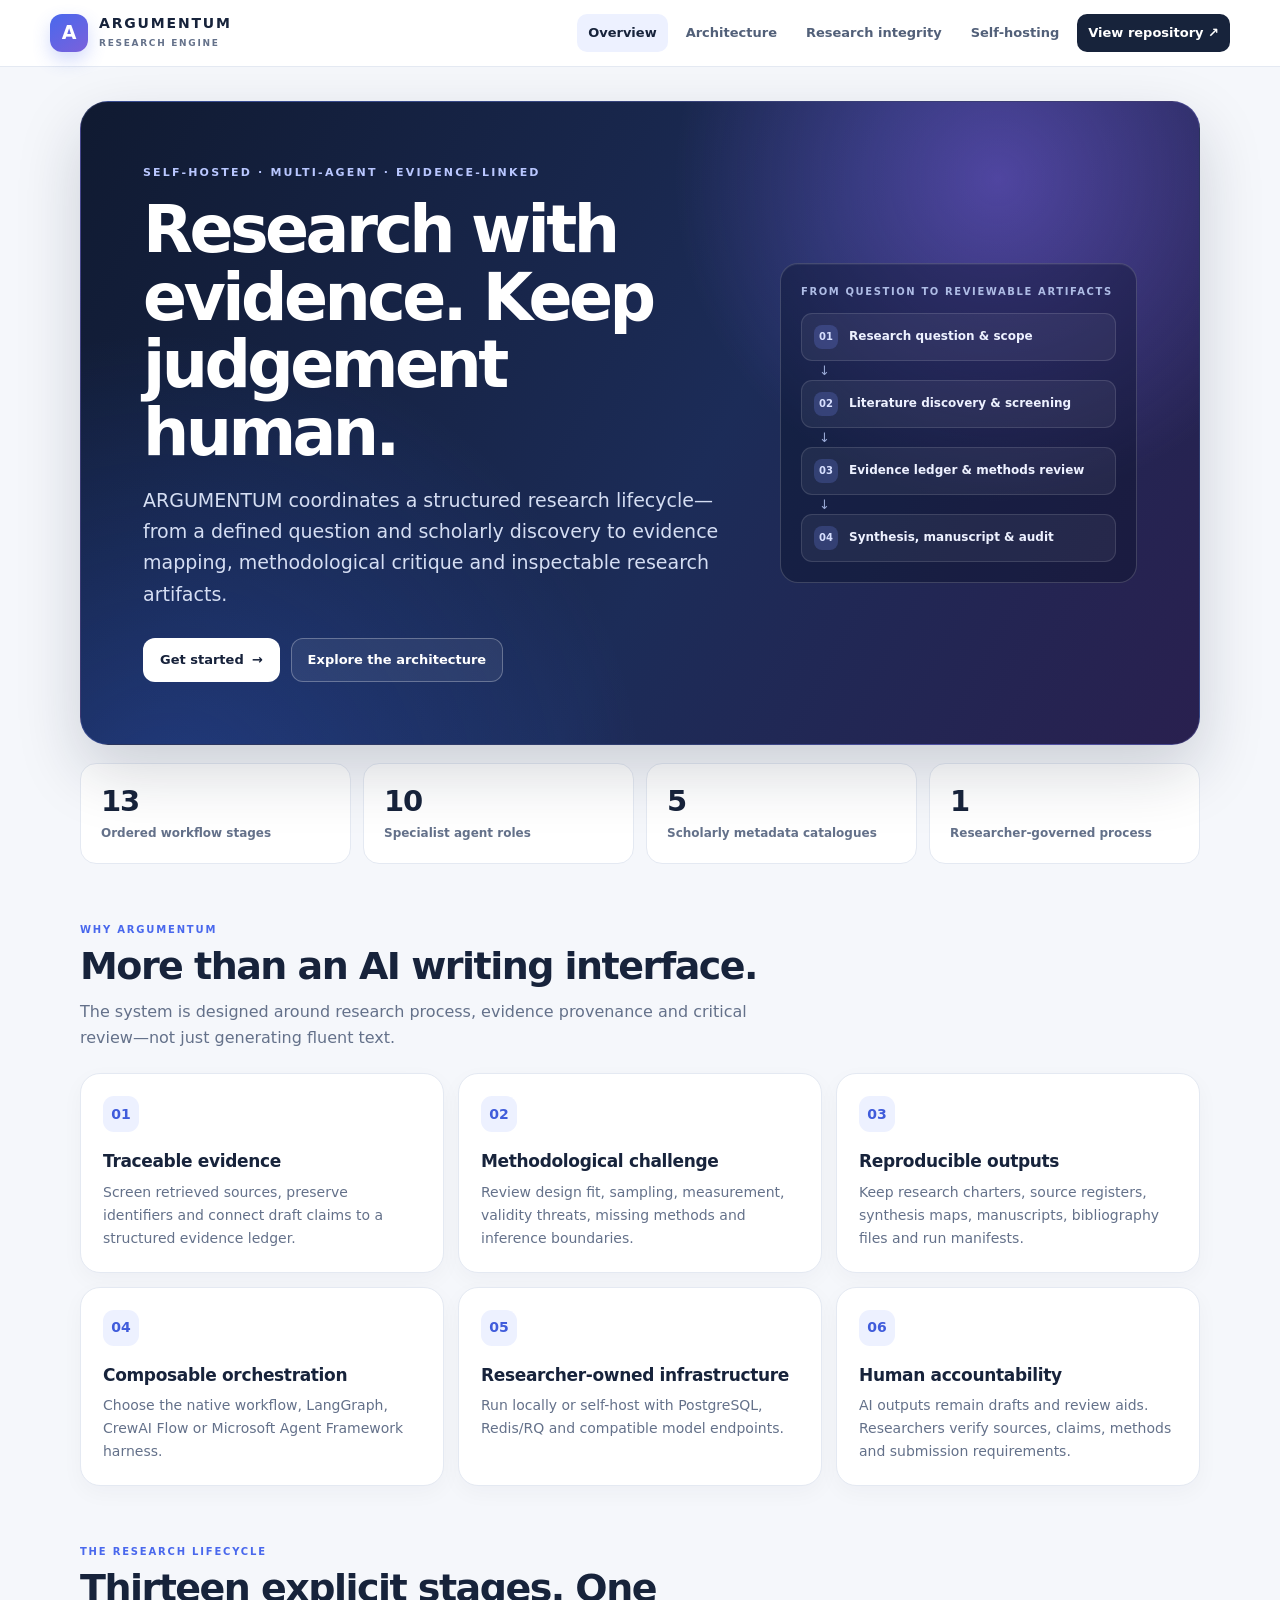
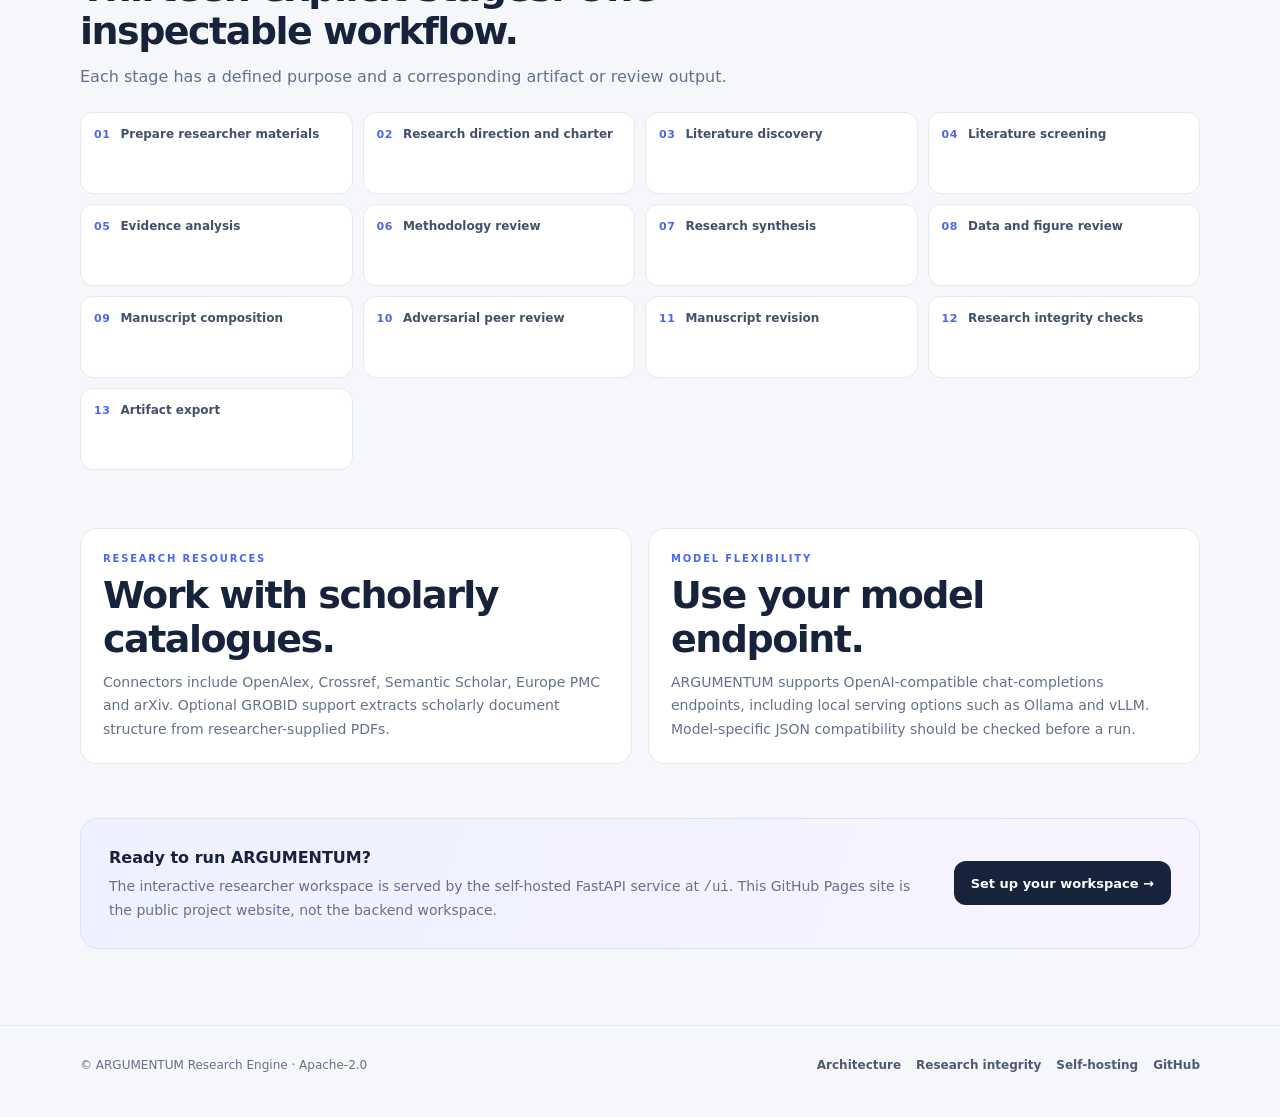
<file: site/index.html>
<!doctype html>
<html lang="en">
<head>
  <meta charset="utf-8">
  <meta name="viewport" content="width=device-width, initial-scale=1">
  <meta name="theme-color" content="#101a31">
  <meta name="description" content="ARGUMENTUM is self-hosted, multi-agent research infrastructure for evidence-linked literature discovery, synthesis, methodological critique and reproducible scholarly workflows.">
  <title>ARGUMENTUM — Research with evidence</title>
  <link rel="stylesheet" href="assets/site.css">
</head>
<body>
  <header class="site-header">
    <a class="brand" href="index.html" aria-label="ARGUMENTUM home">
      <span class="brand-mark" aria-hidden="true">A</span>
      <span><span class="brand-name">ARGUMENTUM</span><span class="brand-sub">RESEARCH ENGINE</span></span>
    </a>
    <nav class="nav" aria-label="Main navigation">
      <a href="index.html" aria-current="page">Overview</a>
      <a href="architecture.html">Architecture</a>
      <a href="integrity.html">Research integrity</a>
      <a href="self-hosting.html">Self-hosting</a>
      <a class="nav-cta" href="https://github.com/voyager67/Argumentum-Research-engine" target="_blank" rel="noopener noreferrer">View repository ↗</a>
    </nav>
  </header>
  <main class="container">
    <section class="hero">
      <div>
        <div class="eyebrow">Self-hosted · Multi-agent · Evidence-linked</div>
        <h1>Research with evidence. Keep judgement human.</h1>
        <p>ARGUMENTUM coordinates a structured research lifecycle—from a defined question and scholarly discovery to evidence mapping, methodological critique and inspectable research artifacts.</p>
        <div class="actions">
          <a class="button button-light" href="self-hosting.html">Get started <span aria-hidden="true">→</span></a>
          <a class="button button-outline" href="architecture.html">Explore the architecture</a>
        </div>
      </div>
      <div class="hero-flow" aria-label="Research workflow overview">
        <div class="flow-label">From question to reviewable artifacts</div>
        <div class="flow-step"><span class="flow-num">01</span> Research question &amp; scope</div>
        <div class="flow-arrow" aria-hidden="true">↓</div>
        <div class="flow-step"><span class="flow-num">02</span> Literature discovery &amp; screening</div>
        <div class="flow-arrow" aria-hidden="true">↓</div>
        <div class="flow-step"><span class="flow-num">03</span> Evidence ledger &amp; methods review</div>
        <div class="flow-arrow" aria-hidden="true">↓</div>
        <div class="flow-step"><span class="flow-num">04</span> Synthesis, manuscript &amp; audit</div>
      </div>
    </section>

    <section class="stats" aria-label="Project at a glance">
      <div class="stat"><strong>13</strong><span>Ordered workflow stages</span></div>
      <div class="stat"><strong>10</strong><span>Specialist agent roles</span></div>
      <div class="stat"><strong>5</strong><span>Scholarly metadata catalogues</span></div>
      <div class="stat"><strong>1</strong><span>Researcher-governed process</span></div>
    </section>

    <section class="section">
      <div class="section-head">
        <div class="kicker">Why ARGUMENTUM</div>
        <h2>More than an AI writing interface.</h2>
        <p class="lead">The system is designed around research process, evidence provenance and critical review—not just generating fluent text.</p>
      </div>
      <div class="cards">
        <article class="card"><div class="card-mark">01</div><h3>Traceable evidence</h3><p>Screen retrieved sources, preserve identifiers and connect draft claims to a structured evidence ledger.</p></article>
        <article class="card"><div class="card-mark">02</div><h3>Methodological challenge</h3><p>Review design fit, sampling, measurement, validity threats, missing methods and inference boundaries.</p></article>
        <article class="card"><div class="card-mark">03</div><h3>Reproducible outputs</h3><p>Keep research charters, source registers, synthesis maps, manuscripts, bibliography files and run manifests.</p></article>
        <article class="card"><div class="card-mark">04</div><h3>Composable orchestration</h3><p>Choose the native workflow, LangGraph, CrewAI Flow or Microsoft Agent Framework harness.</p></article>
        <article class="card"><div class="card-mark">05</div><h3>Researcher-owned infrastructure</h3><p>Run locally or self-host with PostgreSQL, Redis/RQ and compatible model endpoints.</p></article>
        <article class="card"><div class="card-mark">06</div><h3>Human accountability</h3><p>AI outputs remain drafts and review aids. Researchers verify sources, claims, methods and submission requirements.</p></article>
      </div>
    </section>

    <section class="section">
      <div class="section-head">
        <div class="kicker">The research lifecycle</div>
        <h2>Thirteen explicit stages. One inspectable workflow.</h2>
        <p class="lead">Each stage has a defined purpose and a corresponding artifact or review output.</p>
      </div>
      <div class="stage-grid">
        <div class="stage"><b>01</b><span>Prepare researcher materials</span></div>
        <div class="stage"><b>02</b><span>Research direction and charter</span></div>
        <div class="stage"><b>03</b><span>Literature discovery</span></div>
        <div class="stage"><b>04</b><span>Literature screening</span></div>
        <div class="stage"><b>05</b><span>Evidence analysis</span></div>
        <div class="stage"><b>06</b><span>Methodology review</span></div>
        <div class="stage"><b>07</b><span>Research synthesis</span></div>
        <div class="stage"><b>08</b><span>Data and figure review</span></div>
        <div class="stage"><b>09</b><span>Manuscript composition</span></div>
        <div class="stage"><b>10</b><span>Adversarial peer review</span></div>
        <div class="stage"><b>11</b><span>Manuscript revision</span></div>
        <div class="stage"><b>12</b><span>Research integrity checks</span></div>
        <div class="stage"><b>13</b><span>Artifact export</span></div>
      </div>
    </section>

    <section class="section split">
      <article class="panel">
        <div class="kicker">Research resources</div>
        <h2>Work with scholarly catalogues.</h2>
        <p>Connectors include OpenAlex, Crossref, Semantic Scholar, Europe PMC and arXiv. Optional GROBID support extracts scholarly document structure from researcher-supplied PDFs.</p>
      </article>
      <article class="panel">
        <div class="kicker">Model flexibility</div>
        <h2>Use your model endpoint.</h2>
        <p>ARGUMENTUM supports OpenAI-compatible chat-completions endpoints, including local serving options such as Ollama and vLLM. Model-specific JSON compatibility should be checked before a run.</p>
      </article>
    </section>

    <section class="callout">
      <div><strong>Ready to run ARGUMENTUM?</strong><p>The interactive researcher workspace is served by the self-hosted FastAPI service at <code>/ui</code>. This GitHub Pages site is the public project website, not the backend workspace.</p></div>
      <a class="button" href="self-hosting.html">Set up your workspace →</a>
    </section>
  </main>
  <footer class="footer"><div class="container footer-inner"><p>© ARGUMENTUM Research Engine · Apache-2.0</p><div class="footer-links"><a href="architecture.html">Architecture</a><a href="integrity.html">Research integrity</a><a href="self-hosting.html">Self-hosting</a><a href="https://github.com/voyager67/Argumentum-Research-engine" target="_blank" rel="noopener noreferrer">GitHub</a></div></div></footer>
</body>
</html>
</file>
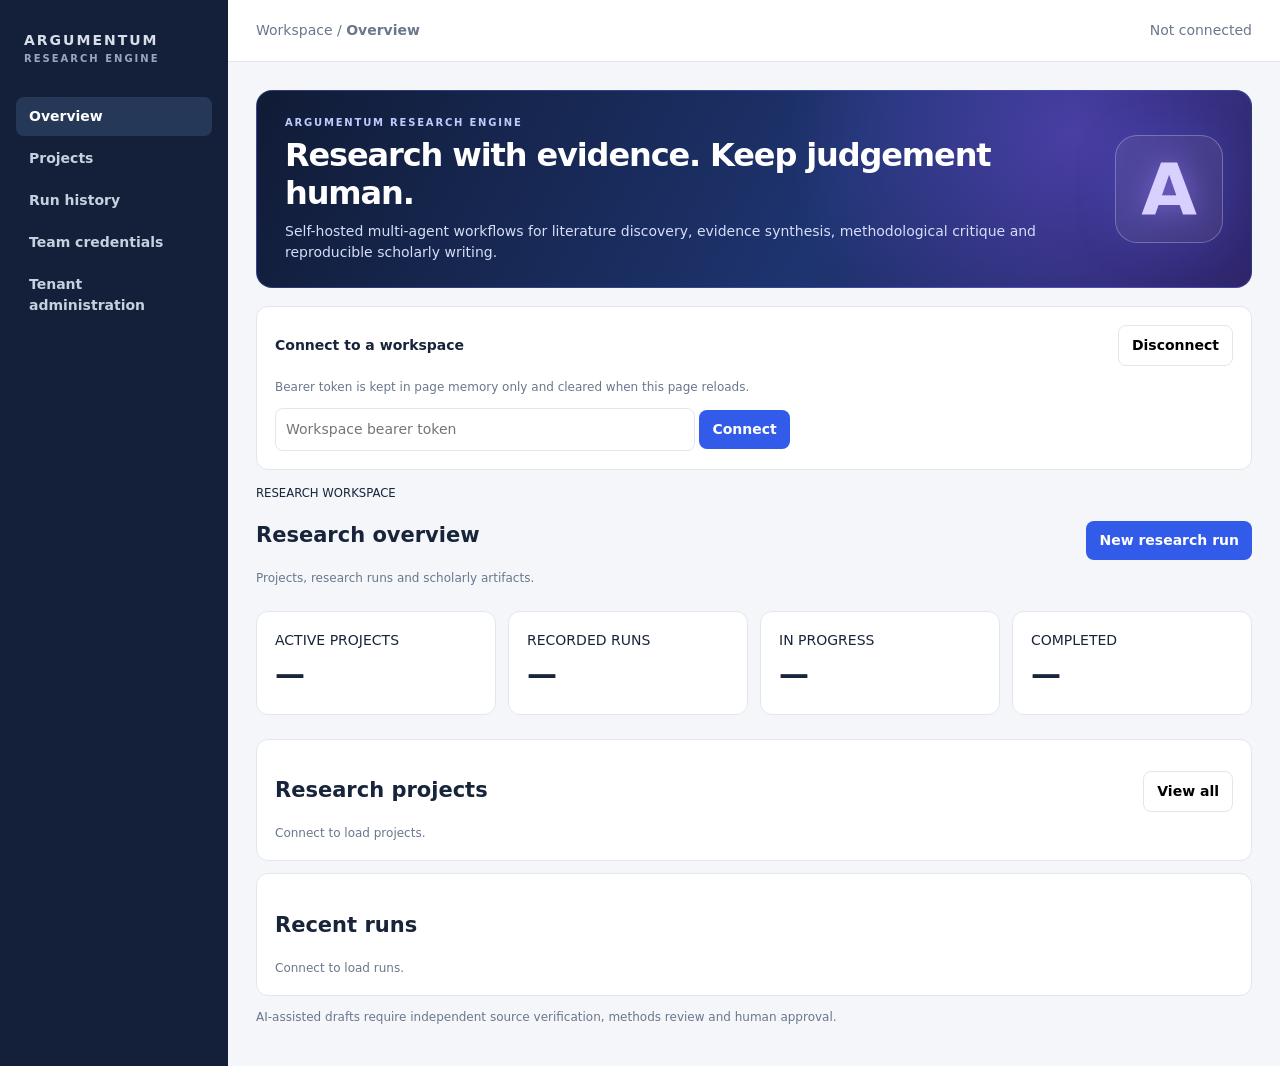
<file: src/argumentum/server/static/index.html>
<!doctype html><html lang="en"><head><meta charset="utf-8"><meta name="viewport" content="width=device-width,initial-scale=1"><title>ARGUMENTUM Research Workspace</title><style>
:root{--nav:#142039;--blue:#315be8;--line:#e2e7ef;--muted:#6a778c;--ink:#17243a}*{box-sizing:border-box}body{margin:0;background:#f4f6fa;color:var(--ink);font:14px/1.5 Inter,system-ui,Arial}button,input{font:inherit}button{border:0;border-radius:8px;padding:9px 13px;cursor:pointer;font-weight:650}.primary{background:var(--blue);color:white}.secondary{background:white;border:1px solid var(--line)}.shell{display:grid;grid-template-columns:228px 1fr;min-height:100vh}.side{background:var(--nav);color:#d7deea;padding:22px 16px}.brand{font-weight:800;letter-spacing:2px;padding:8px 8px 28px}.brand small{display:block;color:#98a7bf;font-size:10px}.nav{display:block;width:100%;text-align:left;background:transparent;color:#c6d0df;margin:3px 0}.nav.active{background:#263858;color:white}.top{padding:20px 28px;background:white;border-bottom:1px solid var(--line);color:var(--muted)}.wrap{padding:28px;max-width:1400px;margin:auto}.card{background:white;border:1px solid var(--line);border-radius:12px;padding:18px;margin:12px 0}.row{display:flex;justify-content:space-between;align-items:center;gap:12px}.grid{display:grid;grid-template-columns:repeat(4,1fr);gap:12px}.metric{font-size:30px;font-weight:800}.section{display:none}.section.active{display:block}.project,.run,.credential{border:1px solid var(--line);border-radius:9px;padding:14px;margin:9px 0}.hint,.muted{color:var(--muted);font-size:12px}.token{width:min(420px,60vw);padding:10px;border:1px solid var(--line);border-radius:8px}.hero{display:flex;align-items:center;justify-content:space-between;gap:24px;padding:24px 28px;margin:0 0 18px;border:1px solid rgba(113,135,255,.28);border-radius:16px;color:#f4f7ff;background:radial-gradient(circle at 82% 22%,rgba(130,91,255,.40),transparent 34%),linear-gradient(118deg,#101b35 0%,#1e3470 58%,#27205e 100%);overflow:hidden}.hero-copy{max-width:850px}.hero-tag{color:#bfcbff;font-size:10px;font-weight:800;letter-spacing:.18em;text-transform:uppercase}.hero h2{margin:7px 0 8px;color:#fff;font-size:clamp(22px,3vw,32px);line-height:1.18;letter-spacing:-.035em}.hero p{margin:0;max-width:780px;color:#d5def8}.hero-mark{display:grid;place-items:center;flex:0 0 108px;width:108px;height:108px;border:1px solid rgba(255,255,255,.26);border-radius:22px;background:rgba(255,255,255,.07);color:#d8d0ff;font-size:72px;font-weight:850;line-height:1;text-shadow:0 0 28px rgba(153,129,255,.6);box-shadow:0 0 42px rgba(89,111,255,.18)}.badge{font-size:10px;font-weight:800;background:#eaf6ef;color:#16835f;border-radius:20px;padding:4px 8px}.toast{position:fixed;right:20px;bottom:20px;background:#18253c;color:white;border-radius:9px;padding:12px}.hidden{display:none}@media(max-width:850px){.shell{grid-template-columns:1fr}.side{position:sticky;top:0;z-index:3;padding:8px}.brand{padding:3px}.navs{display:flex;overflow:auto}.nav{width:auto;white-space:nowrap}.grid{grid-template-columns:repeat(2,1fr)}.wrap{padding:14px}.hero{padding:20px}.hero-mark{display:none}}
</style></head><body><div class="shell"><aside class="side"><div class="brand">ARGUMENTUM<small>RESEARCH ENGINE</small></div><nav class="navs"><button class="nav active" data-view="overview">Overview</button><button class="nav" data-view="projects">Projects</button><button class="nav" data-view="runs">Run history</button><button class="nav" data-view="credentials">Team credentials</button><button class="nav" data-view="admin">Tenant administration</button></nav></aside><main><div class="top">Workspace / <strong id="crumb">Overview</strong><span id="identity" style="float:right">Not connected</span></div><div class="wrap"><section class="hero" aria-label="ARGUMENTUM Research Engine"><div class="hero-copy"><div class="hero-tag">ARGUMENTUM Research Engine</div><h2>Research with evidence. Keep judgement human.</h2><p>Self-hosted multi-agent workflows for literature discovery, evidence synthesis, methodological critique and reproducible scholarly writing.</p></div><div class="hero-mark" aria-hidden="true">A</div></section><div class="card"><div class="row"><strong>Connect to a workspace</strong><button id="disconnect" class="secondary">Disconnect</button></div><p class="hint">Bearer token is kept in page memory only and cleared when this page reloads.</p><input id="token" class="token" type="password" placeholder="Workspace bearer token" autocomplete="off"> <button id="connect" class="primary">Connect</button></div>
<section id="view-overview" class="section active"><div class="row"><div><small>RESEARCH WORKSPACE</small><h1>Research overview</h1><p class="muted">Projects, research runs and scholarly artifacts.</p></div><button id="new-run" class="primary">New research run</button></div><div class="grid"><div class="card">ACTIVE PROJECTS<div id="m-projects" class="metric">—</div></div><div class="card">RECORDED RUNS<div id="m-runs" class="metric">—</div></div><div class="card">IN PROGRESS<div id="m-active" class="metric">—</div></div><div class="card">COMPLETED<div id="m-complete" class="metric">—</div></div></div><div class="card"><div class="row"><h2>Research projects</h2><button id="overview-projects" class="secondary">View all</button></div><div id="overview-project-list" class="hint">Connect to load projects.</div></div><div class="card"><h2>Recent runs</h2><div id="overview-run-list" class="hint">Connect to load runs.</div></div></section>
<section id="view-projects" class="section"><div class="row"><h1>Research projects</h1><button id="create-project" class="primary">Create project</button></div><div class="card" id="project-list"></div></section><section id="view-runs" class="section"><div class="row"><h1>Research run history</h1><button id="run-new" class="primary">New run</button></div><div class="card" id="run-list"></div></section><section id="view-credentials" class="section"><div class="row"><h1>Team credentials</h1><button id="issue" class="primary">Issue token</button></div><div class="card" id="credential-list">Owner/admin access required.</div></section><section id="view-admin" class="section"><div class="row"><h1>Tenant administration</h1><button id="tenant-new" class="primary">Create workspace</button></div><div class="card" id="tenant-list">Platform administrator access required.</div></section><p class="hint">AI-assisted drafts require independent source verification, methods review and human approval.</p></div></main></div><div id="toast" class="toast hidden"></div>
<script>(()=>{'use strict';let token='',session=null,projects=[],runs=[];const $=id=>document.getElementById(id);const esc=v=>String(v??'').replace(/[&<>"']/g,c=>({'&':'&amp;','<':'&lt;','>':'&gt;','"':'&quot;',"'":'&#39;'}[c]));function note(s){let n=$('toast');n.textContent=s;n.classList.remove('hidden');setTimeout(()=>n.classList.add('hidden'),4000)}const auth=()=>({Authorization:'Bearer '+token,Accept:'application/json'});async function api(path,options={}){if(!token)throw Error('Connect to your workspace first');let r=await fetch(path,{...options,headers:{...auth(),...(options.headers||{})}}),t=await r.text(),d;try{d=t?JSON.parse(t):null}catch{d=t}if(!r.ok)throw Error(d?.detail||('HTTP '+r.status));return d}function tab(v){document.querySelectorAll('.section').forEach(x=>x.classList.remove('active'));$('view-'+v).classList.add('active');document.querySelectorAll('.nav').forEach(x=>x.classList.toggle('active',x.dataset.view===v));$('crumb').textContent=v}document.querySelectorAll('.nav').forEach(x=>x.onclick=()=>{tab(x.dataset.view);refresh().catch(e=>note(e.message))});async function connect(){token=$('token').value.trim();if(!token)throw Error('Enter a token');try{session=await api('/api/v1/session');$('token').value='';$('identity').textContent=(session.tenant_name||'Platform admin')+' · '+session.role;await load();note('Connected')}catch(e){token='';session=null;throw e}}$('connect').onclick=()=>connect().catch(e=>note(e.message));$('disconnect').onclick=()=>{token='';session=null;$('identity').textContent='Not connected';note('Disconnected')};async function load(){await Promise.allSettled([loadProjects(),loadRuns()]);await loadCredentials().catch(()=>{});if(session?.role==='platform_admin')await loadTenants().catch(()=>{})}async function loadProjects(){projects=await api('/api/v1/projects?include_archived=true');$('m-projects').textContent=projects.filter(p=>p.status==='active').length;let html=projects.filter(p=>p.status==='active').map(p=>'<div class="project"><div class="row"><strong>'+esc(p.name)+'</strong><span class="badge">'+esc(p.status)+'</span></div><p class="hint">'+esc(p.description||p.slug)+' · '+p.run_count+' runs</p><button class="secondary" data-start="'+p.project_id+'">New run</button> <button class="secondary" data-archive="'+p.project_id+'">Archive</button></div>').join('')||'<p class="hint">No projects yet.</p>';$('project-list').innerHTML=html;$('overview-project-list').innerHTML=html;document.querySelectorAll('[data-start]').forEach(b=>b.onclick=()=>newRun(b.dataset.start));document.querySelectorAll('[data-archive]').forEach(b=>b.onclick=()=>archive(b.dataset.archive))}async function loadRuns(){runs=await api('/api/v1/runs?limit=100');$('m-runs').textContent=runs.length;$('m-active').textContent=runs.filter(r=>['queued','running','retrying','reconciling'].includes(r.status)).length;$('m-complete').textContent=runs.filter(r=>r.status.startsWith('completed')).length;let html=runs.map(r=>'<div class="run"><div class="row"><strong>'+esc(r.run_id.slice(0,8))+'</strong><span class="badge">'+esc(r.status)+'</span></div><p class="hint">'+new Date(r.created_at).toLocaleString()+' · attempt '+r.attempts+'</p><button class="secondary" data-art="'+r.run_id+'">Artifacts</button> '+(['failed','queue_failed'].includes(r.status)?'<button class="secondary" data-retry="'+r.run_id+'">Retry</button>':'')+'<div id="a-'+r.run_id+'"></div></div>').join('')||'<p class="hint">No research runs.</p>';$('run-list').innerHTML=html;$('overview-run-list').innerHTML=html;document.querySelectorAll('[data-art]').forEach(b=>b.onclick=()=>artifacts(b.dataset.art));document.querySelectorAll('[data-retry]').forEach(b=>b.onclick=()=>retry(b.dataset.retry))}async function refresh(){if($('view-projects').classList.contains('active'))return loadProjects();if($('view-runs').classList.contains('active'))return loadRuns();return load()}async function newRun(project_id=null){let topic=prompt('Research topic');if(!topic)return;let question=prompt('Primary research question');if(!question)return;let demo=confirm('Run offline demonstration with fictional sources? OK = demo; Cancel = configured real providers.');let body={topic,question,source_limit:24,demo_mode:demo};if(project_id)body.project_id=project_id;await api('/api/v1/runs',{method:'POST',headers:{'Content-Type':'application/json'},body:JSON.stringify(body)});await loadRuns();tab('runs');note('Research run queued')}async function archive(id){if(!confirm('Archive this project? Run history is retained.'))return;await api('/api/v1/projects/'+id,{method:'DELETE'});await loadProjects()}async function retry(id){await api('/api/v1/runs/'+id+'/retry',{method:'POST'});await loadRuns();note('Retry queued')}async function artifacts(id){let list=await api('/api/v1/runs/'+id+'/artifacts');$('a-'+id).innerHTML=list.map(x=>'<p><a href="#" data-file="'+esc(x.download_url)+'" data-name="'+esc(x.name)+'">'+esc(x.name)+'</a></p>').join('')||'<p class="hint">No artifacts available.</p>';document.querySelectorAll('[data-file]').forEach(a=>a.onclick=async e=>{e.preventDefault();let r=await fetch(a.dataset.file,{headers:auth()});if(!r.ok)throw Error('Download failed');let u=URL.createObjectURL(await r.blob()),l=document.createElement('a');l.href=u;l.download=a.dataset.name;l.click();URL.revokeObjectURL(u)})}async function createProject(){let name=prompt('Project name');if(!name)return;let description=prompt('Project description')||'';await api('/api/v1/projects',{method:'POST',headers:{'Content-Type':'application/json'},body:JSON.stringify({name,description})});await loadProjects()}async function credentials(){let rows=await api('/api/v1/tenant/credentials');$('credential-list').innerHTML=rows.map(x=>'<div class="credential"><strong>'+esc(x.name)+'</strong> · '+esc(x.role)+' · '+(x.is_active?'active':'revoked')+(x.is_active?' <button data-revoke="'+x.credential_id+'" class="secondary">Revoke</button>':'')+'</div>').join('')||'No workspace credentials.';document.querySelectorAll('[data-revoke]').forEach(b=>b.onclick=async()=>{if(!confirm('Revoke token?'))return;await api('/api/v1/tenant/credentials/'+b.dataset.revoke,{method:'DELETE'});await loadCredentials()})}async function loadCredentials(){await credentials()}async function issue(){let name=prompt('Credential name');if(!name)return;let role=prompt('Role: researcher, viewer or admin','researcher')||'researcher';let v=await api('/api/v1/tenant/credentials',{method:'POST',headers:{'Content-Type':'application/json'},body:JSON.stringify({name,role})});alert('Copy this token now. It is shown once:\n\n'+v.token);await loadCredentials()}async function loadTenants(){let rows=await api('/api/v1/admin/tenants');$('tenant-list').innerHTML=rows.map(t=>'<div class="credential"><strong>'+esc(t.name)+'</strong> · '+esc(t.slug)+' · '+(t.is_active?'active':'disabled')+' <button class="secondary" data-toggle="'+t.tenant_id+'" data-state="'+(!t.is_active)+'">Toggle</button></div>').join('');document.querySelectorAll('[data-toggle]').forEach(b=>b.onclick=async()=>{await api('/api/v1/admin/tenants/'+b.dataset.toggle+'/active',{method:'PATCH',headers:{'Content-Type':'application/json'},body:JSON.stringify({is_active:b.dataset.state==='true'})});await loadTenants()})}async function newTenant(){let name=prompt('Workspace name');if(!name)return;let slug=prompt('Workspace slug',name.toLowerCase().replace(/[^a-z0-9]+/g,'-'));if(!slug)return;let r=await api('/api/v1/admin/tenants',{method:'POST',headers:{'Content-Type':'application/json'},body:JSON.stringify({name,slug})});alert('Initial owner token (shown once):\n\n'+r.owner_token);await loadTenants()}$('new-run').onclick=()=>newRun().catch(e=>note(e.message));$('run-new').onclick=()=>newRun().catch(e=>note(e.message));$('create-project').onclick=()=>createProject().catch(e=>note(e.message));$('issue').onclick=()=>issue().catch(e=>note(e.message));$('tenant-new').onclick=()=>newTenant().catch(e=>note(e.message));$('overview-projects').onclick=()=>tab('projects');})();</script></body></html>
</file>
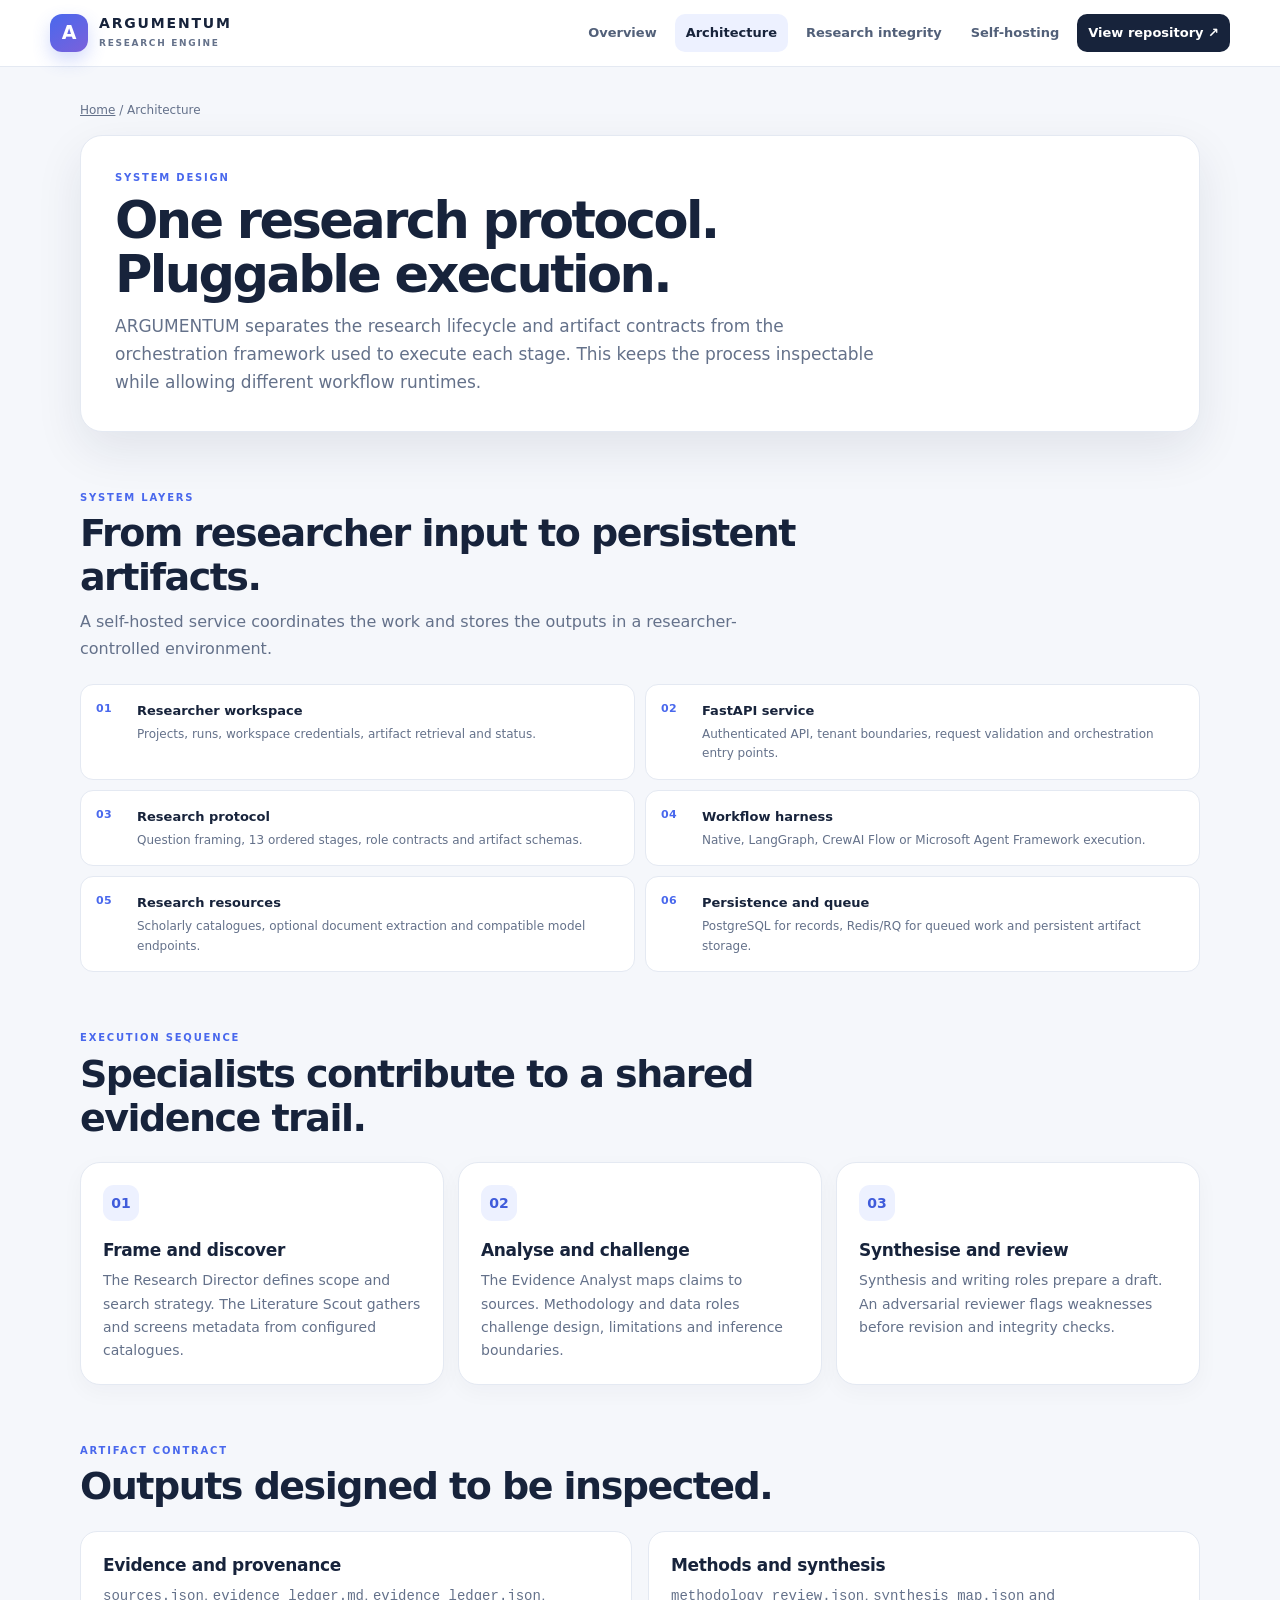
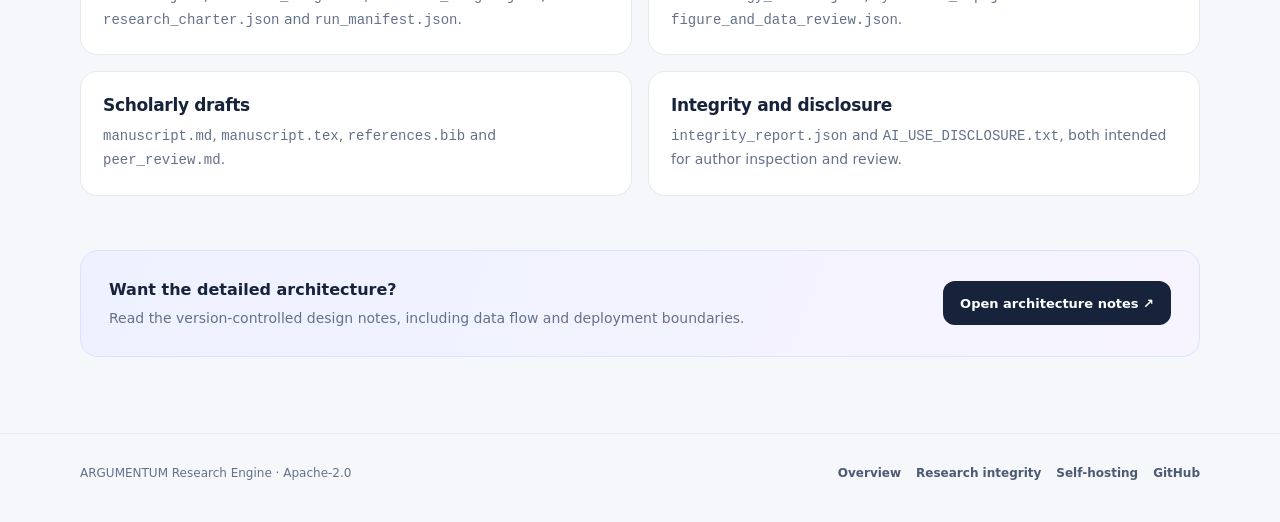
<file: site/architecture.html>
<!doctype html>
<html lang="en">
<head>
  <meta charset="utf-8"><meta name="viewport" content="width=device-width, initial-scale=1">
  <meta name="theme-color" content="#101a31">
  <meta name="description" content="Explore the ARGUMENTUM research workflow, orchestration layers, services and artifacts.">
  <title>Architecture — ARGUMENTUM</title><link rel="stylesheet" href="assets/site.css">
</head>
<body>
  <header class="site-header">
    <a class="brand" href="index.html" aria-label="ARGUMENTUM home"><span class="brand-mark" aria-hidden="true">A</span><span><span class="brand-name">ARGUMENTUM</span><span class="brand-sub">RESEARCH ENGINE</span></span></a>
    <nav class="nav" aria-label="Main navigation"><a href="index.html">Overview</a><a href="architecture.html" aria-current="page">Architecture</a><a href="integrity.html">Research integrity</a><a href="self-hosting.html">Self-hosting</a><a class="nav-cta" href="https://github.com/voyager67/Argumentum-Research-engine" target="_blank" rel="noopener noreferrer">View repository ↗</a></nav>
  </header>
  <main class="container">
    <p class="breadcrumb"><a href="index.html">Home</a> / Architecture</p>
    <section class="page-hero"><div class="kicker">System design</div><h1>One research protocol. Pluggable execution.</h1><p>ARGUMENTUM separates the research lifecycle and artifact contracts from the orchestration framework used to execute each stage. This keeps the process inspectable while allowing different workflow runtimes.</p></section>

    <section class="section">
      <div class="section-head"><div class="kicker">System layers</div><h2>From researcher input to persistent artifacts.</h2><p class="lead">A self-hosted service coordinates the work and stores the outputs in a researcher-controlled environment.</p></div>
      <div class="pipeline">
        <div class="pipeline-item"><div><strong>Researcher workspace</strong><span>Projects, runs, workspace credentials, artifact retrieval and status.</span></div></div>
        <div class="pipeline-item"><div><strong>FastAPI service</strong><span>Authenticated API, tenant boundaries, request validation and orchestration entry points.</span></div></div>
        <div class="pipeline-item"><div><strong>Research protocol</strong><span>Question framing, 13 ordered stages, role contracts and artifact schemas.</span></div></div>
        <div class="pipeline-item"><div><strong>Workflow harness</strong><span>Native, LangGraph, CrewAI Flow or Microsoft Agent Framework execution.</span></div></div>
        <div class="pipeline-item"><div><strong>Research resources</strong><span>Scholarly catalogues, optional document extraction and compatible model endpoints.</span></div></div>
        <div class="pipeline-item"><div><strong>Persistence and queue</strong><span>PostgreSQL for records, Redis/RQ for queued work and persistent artifact storage.</span></div></div>
      </div>
    </section>

    <section class="section">
      <div class="section-head"><div class="kicker">Execution sequence</div><h2>Specialists contribute to a shared evidence trail.</h2></div>
      <div class="cards">
        <article class="card"><div class="card-mark">01</div><h3>Frame and discover</h3><p>The Research Director defines scope and search strategy. The Literature Scout gathers and screens metadata from configured catalogues.</p></article>
        <article class="card"><div class="card-mark">02</div><h3>Analyse and challenge</h3><p>The Evidence Analyst maps claims to sources. Methodology and data roles challenge design, limitations and inference boundaries.</p></article>
        <article class="card"><div class="card-mark">03</div><h3>Synthesise and review</h3><p>Synthesis and writing roles prepare a draft. An adversarial reviewer flags weaknesses before revision and integrity checks.</p></article>
      </div>
    </section>

    <section class="section">
      <div class="section-head"><div class="kicker">Artifact contract</div><h2>Outputs designed to be inspected.</h2></div>
      <div class="split">
        <article class="panel"><h3>Evidence and provenance</h3><p><code>sources.json</code>, <code>evidence_ledger.md</code>, <code>evidence_ledger.json</code>, <code>research_charter.json</code> and <code>run_manifest.json</code>.</p></article>
        <article class="panel"><h3>Methods and synthesis</h3><p><code>methodology_review.json</code>, <code>synthesis_map.json</code> and <code>figure_and_data_review.json</code>.</p></article>
        <article class="panel"><h3>Scholarly drafts</h3><p><code>manuscript.md</code>, <code>manuscript.tex</code>, <code>references.bib</code> and <code>peer_review.md</code>.</p></article>
        <article class="panel"><h3>Integrity and disclosure</h3><p><code>integrity_report.json</code> and <code>AI_USE_DISCLOSURE.txt</code>, both intended for author inspection and review.</p></article>
      </div>
    </section>

    <div class="callout"><div><strong>Want the detailed architecture?</strong><p>Read the version-controlled design notes, including data flow and deployment boundaries.</p></div><a class="button" href="https://github.com/voyager67/Argumentum-Research-engine/blob/main/docs/architecture.md" target="_blank" rel="noopener noreferrer">Open architecture notes ↗</a></div>
  </main>
  <footer class="footer"><div class="container footer-inner"><p>ARGUMENTUM Research Engine · Apache-2.0</p><div class="footer-links"><a href="index.html">Overview</a><a href="integrity.html">Research integrity</a><a href="self-hosting.html">Self-hosting</a><a href="https://github.com/voyager67/Argumentum-Research-engine">GitHub</a></div></div></footer>
</body>
</html>
</file>
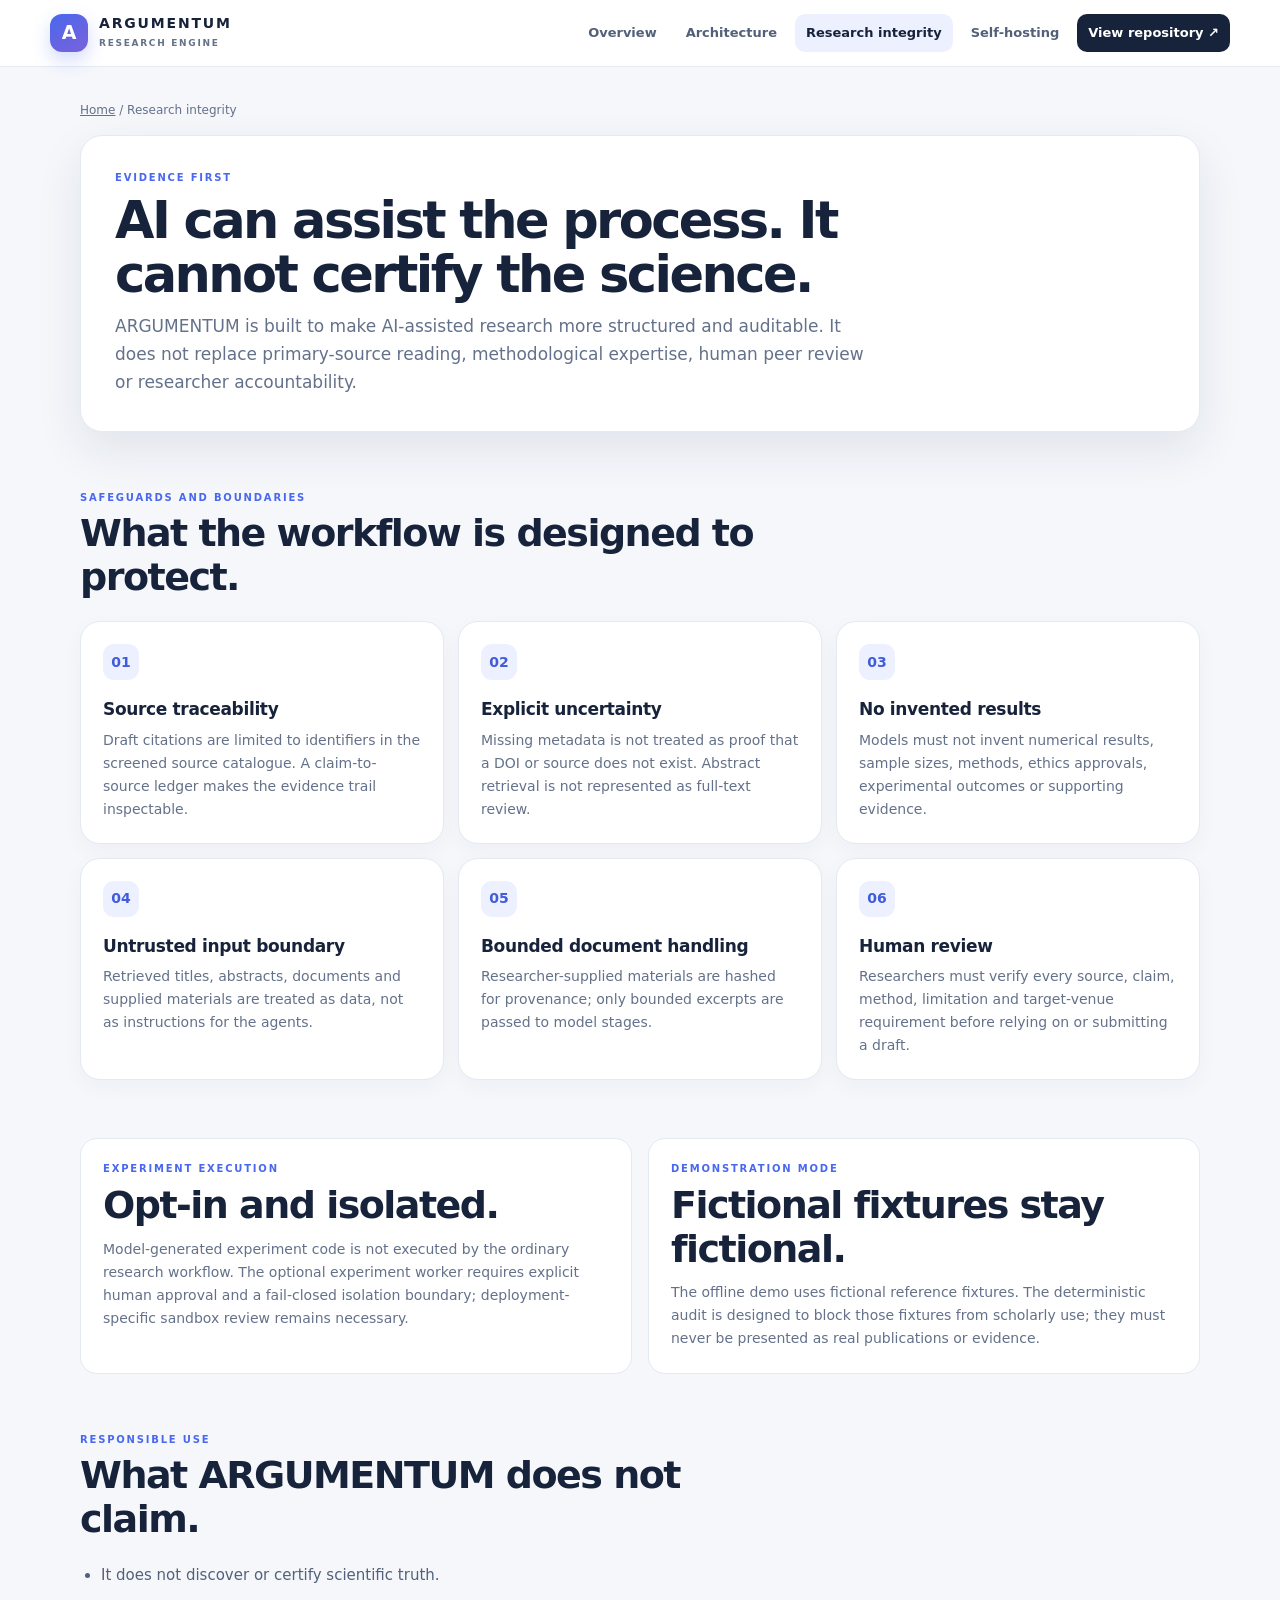
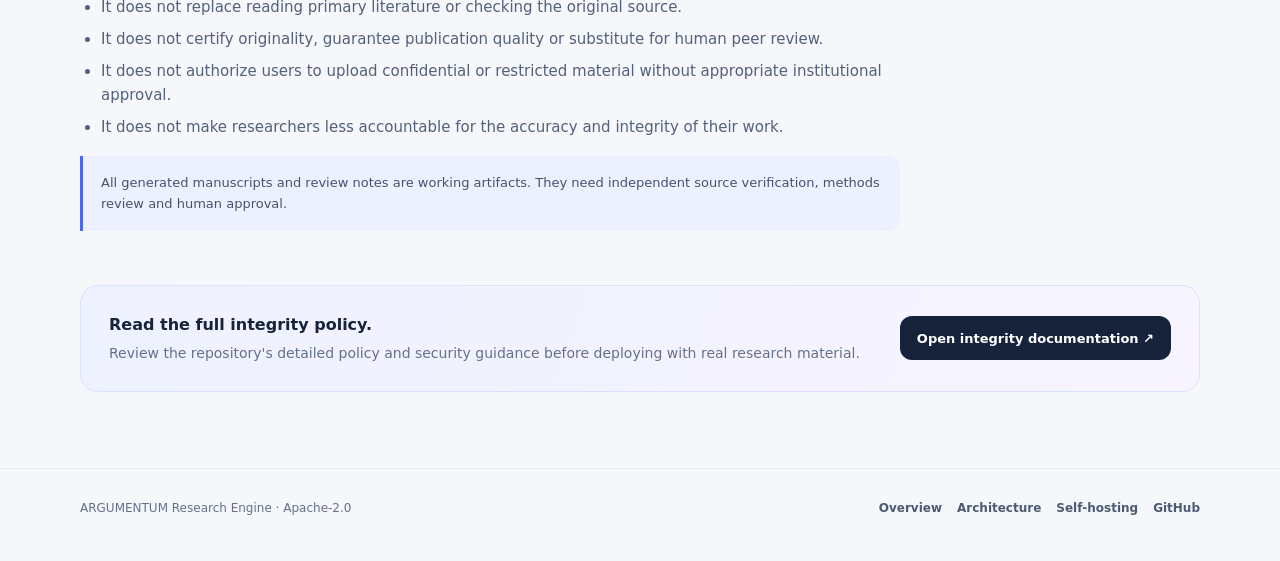
<file: site/integrity.html>
<!doctype html>
<html lang="en">
<head>
  <meta charset="utf-8"><meta name="viewport" content="width=device-width, initial-scale=1">
  <meta name="theme-color" content="#101a31">
  <meta name="description" content="Research integrity principles, evidence traceability and human review boundaries in ARGUMENTUM.">
  <title>Research integrity — ARGUMENTUM</title><link rel="stylesheet" href="assets/site.css">
</head>
<body>
  <header class="site-header">
    <a class="brand" href="index.html" aria-label="ARGUMENTUM home"><span class="brand-mark" aria-hidden="true">A</span><span><span class="brand-name">ARGUMENTUM</span><span class="brand-sub">RESEARCH ENGINE</span></span></a>
    <nav class="nav" aria-label="Main navigation"><a href="index.html">Overview</a><a href="architecture.html">Architecture</a><a href="integrity.html" aria-current="page">Research integrity</a><a href="self-hosting.html">Self-hosting</a><a class="nav-cta" href="https://github.com/voyager67/Argumentum-Research-engine" target="_blank" rel="noopener noreferrer">View repository ↗</a></nav>
  </header>
  <main class="container">
    <p class="breadcrumb"><a href="index.html">Home</a> / Research integrity</p>
    <section class="page-hero"><div class="kicker">Evidence first</div><h1>AI can assist the process. It cannot certify the science.</h1><p>ARGUMENTUM is built to make AI-assisted research more structured and auditable. It does not replace primary-source reading, methodological expertise, human peer review or researcher accountability.</p></section>

    <section class="section">
      <div class="section-head"><div class="kicker">Safeguards and boundaries</div><h2>What the workflow is designed to protect.</h2></div>
      <div class="cards">
        <article class="card"><div class="card-mark">01</div><h3>Source traceability</h3><p>Draft citations are limited to identifiers in the screened source catalogue. A claim-to-source ledger makes the evidence trail inspectable.</p></article>
        <article class="card"><div class="card-mark">02</div><h3>Explicit uncertainty</h3><p>Missing metadata is not treated as proof that a DOI or source does not exist. Abstract retrieval is not represented as full-text review.</p></article>
        <article class="card"><div class="card-mark">03</div><h3>No invented results</h3><p>Models must not invent numerical results, sample sizes, methods, ethics approvals, experimental outcomes or supporting evidence.</p></article>
        <article class="card"><div class="card-mark">04</div><h3>Untrusted input boundary</h3><p>Retrieved titles, abstracts, documents and supplied materials are treated as data, not as instructions for the agents.</p></article>
        <article class="card"><div class="card-mark">05</div><h3>Bounded document handling</h3><p>Researcher-supplied materials are hashed for provenance; only bounded excerpts are passed to model stages.</p></article>
        <article class="card"><div class="card-mark">06</div><h3>Human review</h3><p>Researchers must verify every source, claim, method, limitation and target-venue requirement before relying on or submitting a draft.</p></article>
      </div>
    </section>

    <section class="section split">
      <article class="panel"><div class="kicker">Experiment execution</div><h2>Opt-in and isolated.</h2><p>Model-generated experiment code is not executed by the ordinary research workflow. The optional experiment worker requires explicit human approval and a fail-closed isolation boundary; deployment-specific sandbox review remains necessary.</p></article>
      <article class="panel"><div class="kicker">Demonstration mode</div><h2>Fictional fixtures stay fictional.</h2><p>The offline demo uses fictional reference fixtures. The deterministic audit is designed to block those fixtures from scholarly use; they must never be presented as real publications or evidence.</p></article>
    </section>

    <section class="section prose">
      <div class="section-head"><div class="kicker">Responsible use</div><h2>What ARGUMENTUM does not claim.</h2></div>
      <ul>
        <li>It does not discover or certify scientific truth.</li>
        <li>It does not replace reading primary literature or checking the original source.</li>
        <li>It does not certify originality, guarantee publication quality or substitute for human peer review.</li>
        <li>It does not authorize users to upload confidential or restricted material without appropriate institutional approval.</li>
        <li>It does not make researchers less accountable for the accuracy and integrity of their work.</li>
      </ul>
      <div class="note">All generated manuscripts and review notes are working artifacts. They need independent source verification, methods review and human approval.</div>
    </section>

    <div class="callout"><div><strong>Read the full integrity policy.</strong><p>Review the repository's detailed policy and security guidance before deploying with real research material.</p></div><a class="button" href="https://github.com/voyager67/Argumentum-Research-engine/blob/main/docs/research-integrity.md" target="_blank" rel="noopener noreferrer">Open integrity documentation ↗</a></div>
  </main>
  <footer class="footer"><div class="container footer-inner"><p>ARGUMENTUM Research Engine · Apache-2.0</p><div class="footer-links"><a href="index.html">Overview</a><a href="architecture.html">Architecture</a><a href="self-hosting.html">Self-hosting</a><a href="https://github.com/voyager67/Argumentum-Research-engine">GitHub</a></div></div></footer>
</body>
</html>
</file>
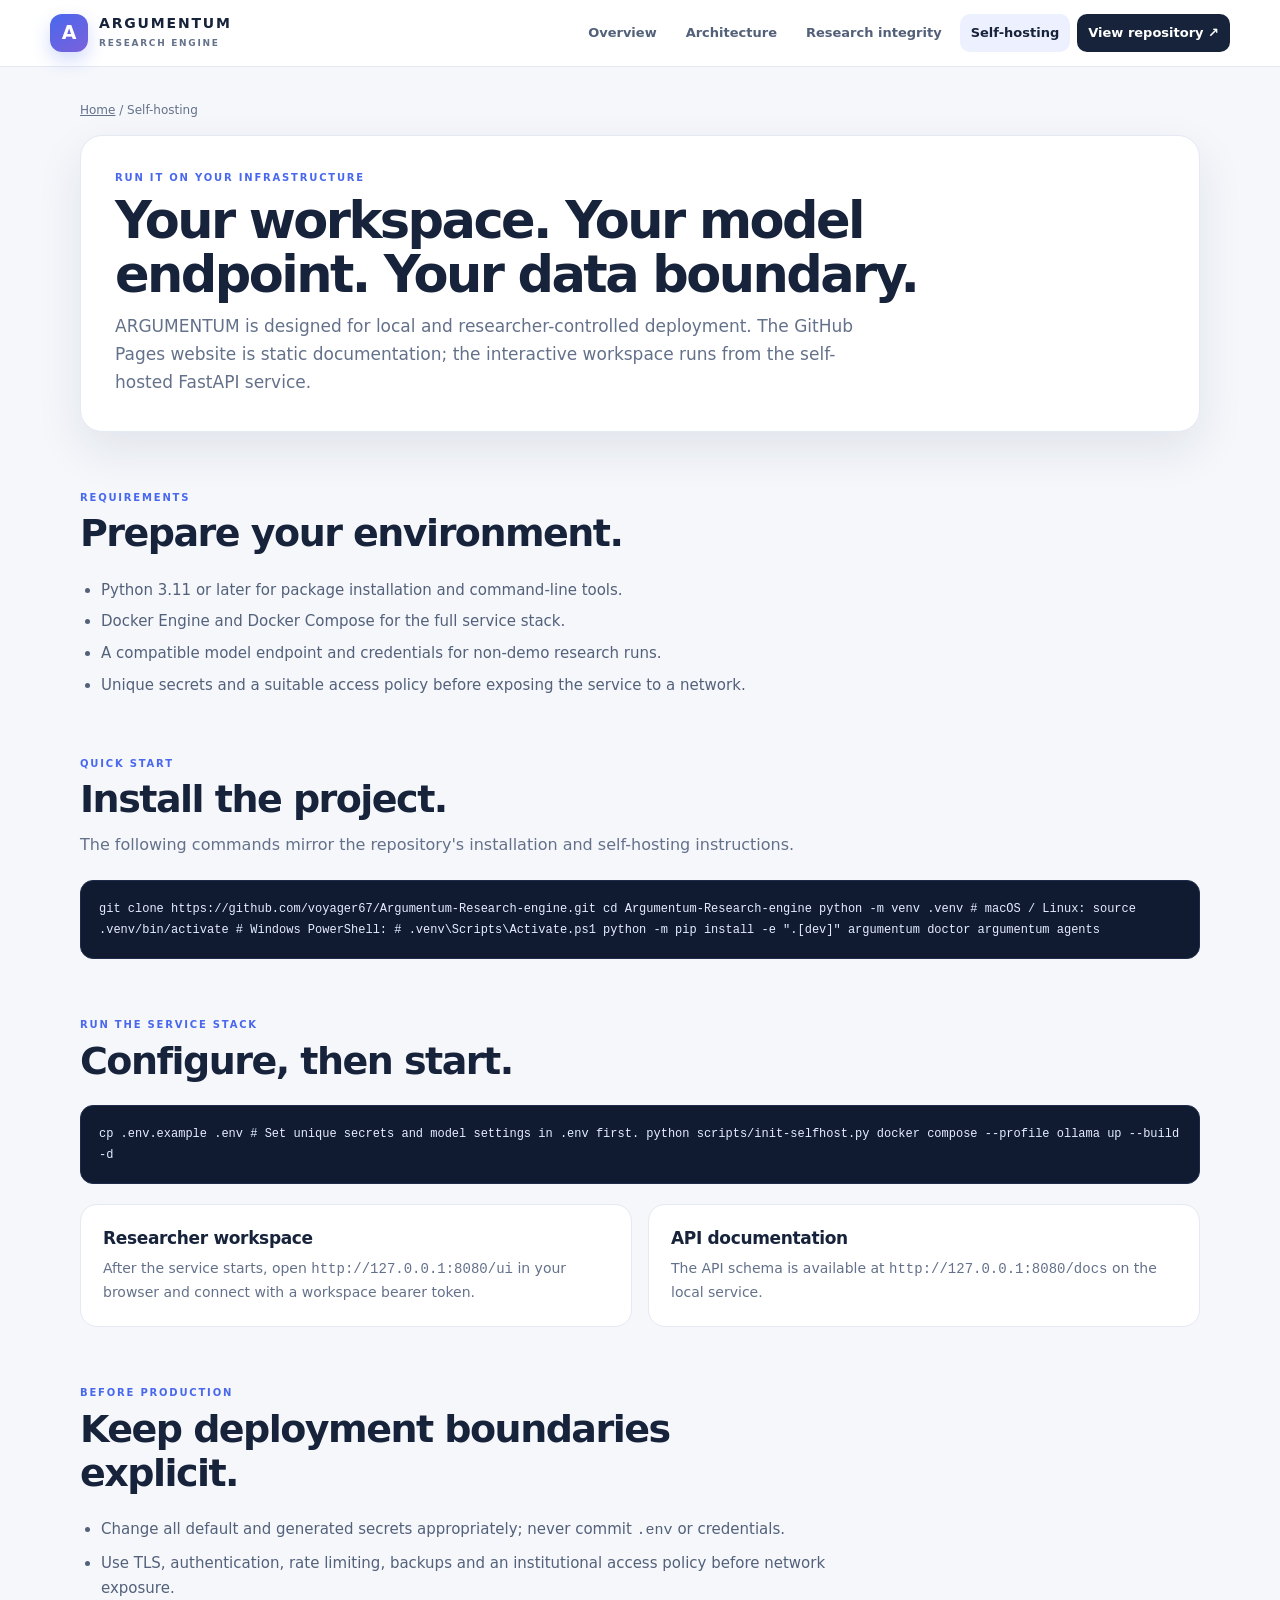
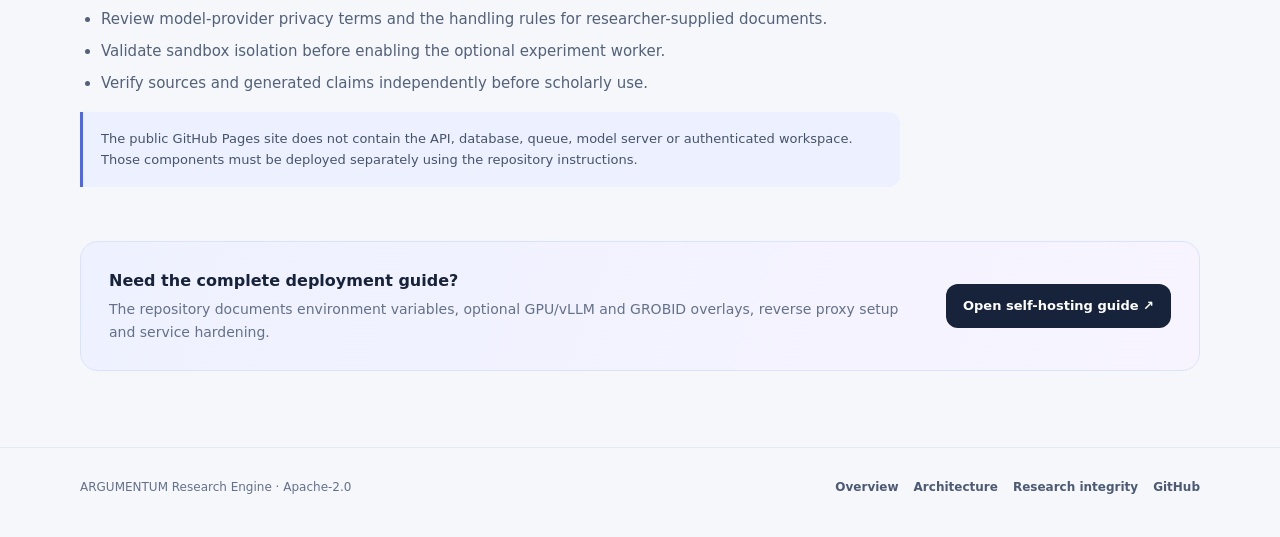
<file: site/self-hosting.html>
<!doctype html>
<html lang="en">
<head>
  <meta charset="utf-8"><meta name="viewport" content="width=device-width, initial-scale=1">
  <meta name="theme-color" content="#101a31">
  <meta name="description" content="Install and self-host the ARGUMENTUM researcher workspace with Docker Compose.">
  <title>Self-hosting — ARGUMENTUM</title><link rel="stylesheet" href="assets/site.css">
</head>
<body>
  <header class="site-header">
    <a class="brand" href="index.html" aria-label="ARGUMENTUM home"><span class="brand-mark" aria-hidden="true">A</span><span><span class="brand-name">ARGUMENTUM</span><span class="brand-sub">RESEARCH ENGINE</span></span></a>
    <nav class="nav" aria-label="Main navigation"><a href="index.html">Overview</a><a href="architecture.html">Architecture</a><a href="integrity.html">Research integrity</a><a href="self-hosting.html" aria-current="page">Self-hosting</a><a class="nav-cta" href="https://github.com/voyager67/Argumentum-Research-engine" target="_blank" rel="noopener noreferrer">View repository ↗</a></nav>
  </header>
  <main class="container">
    <p class="breadcrumb"><a href="index.html">Home</a> / Self-hosting</p>
    <section class="page-hero"><div class="kicker">Run it on your infrastructure</div><h1>Your workspace. Your model endpoint. Your data boundary.</h1><p>ARGUMENTUM is designed for local and researcher-controlled deployment. The GitHub Pages website is static documentation; the interactive workspace runs from the self-hosted FastAPI service.</p></section>

    <section class="section prose">
      <div class="section-head"><div class="kicker">Requirements</div><h2>Prepare your environment.</h2></div>
      <ul>
        <li>Python 3.11 or later for package installation and command-line tools.</li>
        <li>Docker Engine and Docker Compose for the full service stack.</li>
        <li>A compatible model endpoint and credentials for non-demo research runs.</li>
        <li>Unique secrets and a suitable access policy before exposing the service to a network.</li>
      </ul>
    </section>

    <section class="section">
      <div class="section-head"><div class="kicker">Quick start</div><h2>Install the project.</h2><p class="lead">The following commands mirror the repository's installation and self-hosting instructions.</p></div>
      <div class="code">git clone https://github.com/voyager67/Argumentum-Research-engine.git
cd Argumentum-Research-engine

python -m venv .venv
# macOS / Linux:
source .venv/bin/activate
# Windows PowerShell:
# .venv\Scripts\Activate.ps1

python -m pip install -e ".[dev]"
argumentum doctor
argumentum agents</div>
    </section>

    <section class="section">
      <div class="section-head"><div class="kicker">Run the service stack</div><h2>Configure, then start.</h2></div>
      <div class="code">cp .env.example .env
# Set unique secrets and model settings in .env first.
python scripts/init-selfhost.py
docker compose --profile ollama up --build -d</div>
      <div class="split">
        <article class="panel"><h3>Researcher workspace</h3><p>After the service starts, open <code>http://127.0.0.1:8080/ui</code> in your browser and connect with a workspace bearer token.</p></article>
        <article class="panel"><h3>API documentation</h3><p>The API schema is available at <code>http://127.0.0.1:8080/docs</code> on the local service.</p></article>
      </div>
    </section>

    <section class="section prose">
      <div class="section-head"><div class="kicker">Before production</div><h2>Keep deployment boundaries explicit.</h2></div>
      <ul>
        <li>Change all default and generated secrets appropriately; never commit <code>.env</code> or credentials.</li>
        <li>Use TLS, authentication, rate limiting, backups and an institutional access policy before network exposure.</li>
        <li>Review model-provider privacy terms and the handling rules for researcher-supplied documents.</li>
        <li>Validate sandbox isolation before enabling the optional experiment worker.</li>
        <li>Verify sources and generated claims independently before scholarly use.</li>
      </ul>
      <div class="note">The public GitHub Pages site does not contain the API, database, queue, model server or authenticated workspace. Those components must be deployed separately using the repository instructions.</div>
    </section>

    <div class="callout"><div><strong>Need the complete deployment guide?</strong><p>The repository documents environment variables, optional GPU/vLLM and GROBID overlays, reverse proxy setup and service hardening.</p></div><a class="button" href="https://github.com/voyager67/Argumentum-Research-engine/blob/main/docs/self-hosting.md" target="_blank" rel="noopener noreferrer">Open self-hosting guide ↗</a></div>
  </main>
  <footer class="footer"><div class="container footer-inner"><p>ARGUMENTUM Research Engine · Apache-2.0</p><div class="footer-links"><a href="index.html">Overview</a><a href="architecture.html">Architecture</a><a href="integrity.html">Research integrity</a><a href="https://github.com/voyager67/Argumentum-Research-engine">GitHub</a></div></div></footer>
</body>
</html>
</file>
<file: site/assets/site.css>
:root {
  color-scheme: light;
  --ink: #17233b;
  --muted: #64718a;
  --line: #e4e9f2;
  --paper: #f5f7fb;
  --surface: #ffffff;
  --navy: #101a31;
  --blue: #4968ed;
  --violet: #7b61db;
  --mint: #b7f0d5;
  --radius: 20px;
  --shadow: 0 18px 48px rgba(20, 35, 65, .09);
}
* { box-sizing: border-box; }
html { scroll-behavior: smooth; }
body {
  margin: 0;
  background: var(--paper);
  color: var(--ink);
  font: 16px/1.65 Inter, ui-sans-serif, system-ui, -apple-system, BlinkMacSystemFont, "Segoe UI", sans-serif;
  -webkit-font-smoothing: antialiased;
}
a { color: inherit; }
a:focus-visible, button:focus-visible { outline: 3px solid #9baaff; outline-offset: 3px; }
.site-header {
  position: sticky; top: 0; z-index: 10;
  display: flex; align-items: center; justify-content: space-between; gap: 24px;
  padding: 14px max(24px, calc((100vw - 1180px) / 2));
  background: rgba(255,255,255,.94); border-bottom: 1px solid var(--line);
  backdrop-filter: blur(14px);
}
.brand { display: inline-flex; align-items: center; gap: 11px; text-decoration: none; }
.brand-mark {
  display: grid; place-items: center; width: 38px; height: 38px; border-radius: 12px;
  color: white; background: linear-gradient(145deg, var(--blue), var(--violet));
  font-size: 19px; font-weight: 850; box-shadow: 0 8px 18px rgba(73,104,237,.24);
}
.brand-name { display: block; font-size: 14px; line-height: 1.2; font-weight: 850; letter-spacing: .13em; }
.brand-sub { display: block; margin-top: 4px; color: var(--muted); font-size: 9px; font-weight: 750; letter-spacing: .19em; }
.nav { display: flex; flex-wrap: wrap; align-items: center; gap: 7px; }
.nav a {
  padding: 8px 11px; border-radius: 10px; color: #526079; font-size: 13px;
  font-weight: 700; text-decoration: none; white-space: nowrap;
}
.nav a:hover, .nav a[aria-current="page"] { color: var(--ink); background: #edf1ff; }
.nav .nav-cta { color: white; background: var(--ink); }
.nav .nav-cta:hover { color: white; background: #2b3b60; }
.container { width: min(1120px, calc(100% - 40px)); margin: 0 auto; }
main { padding: 34px 0 76px; }
.hero {
  position: relative; display: grid; grid-template-columns: minmax(0, 1.25fr) minmax(290px, .75fr);
  gap: 42px; align-items: center; overflow: hidden; padding: clamp(30px, 5vw, 62px);
  border: 1px solid rgba(144,157,255,.2); border-radius: 28px; color: white;
  background: radial-gradient(circle at 82% 12%, rgba(141,105,255,.44), transparent 30%),
              radial-gradient(circle at 8% 110%, rgba(59,112,255,.3), transparent 38%),
              linear-gradient(118deg, #101a31 0%, #1c2c58 56%, #29204f 100%);
  box-shadow: 0 26px 64px rgba(16,26,49,.18);
}
.eyebrow { color: #b9c7ff; font-size: 11px; font-weight: 850; letter-spacing: .2em; text-transform: uppercase; }
.hero h1 { max-width: 690px; margin: 14px 0 18px; font-size: clamp(38px, 5.5vw, 65px); line-height: 1.04; letter-spacing: -.055em; }
.hero p { max-width: 690px; margin: 0; color: #d5def3; font-size: clamp(16px, 1.7vw, 19px); }
.actions { display: flex; flex-wrap: wrap; gap: 11px; margin-top: 28px; }
.button {
  display: inline-flex; align-items: center; justify-content: center; gap: 8px;
  min-height: 44px; padding: 10px 16px; border: 1px solid transparent; border-radius: 12px;
  font-size: 13px; font-weight: 800; text-decoration: none; transition: transform .18s ease, background .18s ease;
}
.button:hover { transform: translateY(-2px); }
.button-light { color: #16213a; background: white; }
.button-outline { color: white; border-color: rgba(255,255,255,.28); background: rgba(255,255,255,.07); }
.hero-flow {
  padding: 20px; border: 1px solid rgba(255,255,255,.17); border-radius: 18px;
  background: rgba(8,16,35,.35); box-shadow: inset 0 1px 0 rgba(255,255,255,.06);
}
.flow-label { margin-bottom: 13px; color: #aebce5; font-size: 10px; font-weight: 850; letter-spacing: .16em; text-transform: uppercase; }
.flow-step {
  display: flex; align-items: center; gap: 11px; padding: 11px 12px; border: 1px solid rgba(255,255,255,.12);
  border-radius: 11px; color: #edf1ff; background: rgba(255,255,255,.055); font-size: 12px; font-weight: 750;
}
.flow-step + .flow-step { margin-top: 8px; }
.flow-num { display: grid; place-items: center; flex: 0 0 24px; width: 24px; height: 24px; border-radius: 8px; color: #d8e0ff; background: rgba(118,139,255,.22); font-size: 10px; }
.flow-arrow { padding: 3px 0 3px 18px; color: #99a9d5; font-size: 13px; line-height: 1; }
.stats { display: grid; grid-template-columns: repeat(4, 1fr); gap: 12px; margin: 18px 0 54px; }
.stat { padding: 20px; border: 1px solid var(--line); border-radius: 16px; background: var(--surface); }
.stat strong { display: block; font-size: 29px; line-height: 1.2; letter-spacing: -.04em; }
.stat span { display: block; margin-top: 5px; color: var(--muted); font-size: 12px; font-weight: 700; }
.section { margin-top: 58px; }
.section-head { max-width: 720px; margin-bottom: 22px; }
.kicker { color: var(--blue); font-size: 10px; font-weight: 850; letter-spacing: .18em; text-transform: uppercase; }
h2 { margin: 6px 0 10px; font-size: clamp(26px, 3.4vw, 38px); line-height: 1.15; letter-spacing: -.04em; }
h3 { margin: 0 0 8px; font-size: 17px; line-height: 1.3; letter-spacing: -.02em; }
.lead { margin: 0; color: var(--muted); font-size: 16px; }
.cards { display: grid; grid-template-columns: repeat(3, 1fr); gap: 14px; }
.card {
  padding: 22px; border: 1px solid var(--line); border-radius: var(--radius);
  background: var(--surface); box-shadow: 0 7px 22px rgba(20,35,65,.035);
}
.card p { margin: 0; color: var(--muted); font-size: 14px; }
.card-mark {
  display: grid; place-items: center; width: 36px; height: 36px; margin-bottom: 18px;
  border-radius: 11px; color: #405cdb; background: #edf1ff; font-size: 14px; font-weight: 900;
}
.stage-grid { display: grid; grid-template-columns: repeat(4, 1fr); gap: 10px; }
.stage {
  display: flex; align-items: flex-start; gap: 10px; min-height: 82px; padding: 13px;
  border: 1px solid var(--line); border-radius: 13px; background: white;
}
.stage b { color: var(--blue); font-size: 11px; letter-spacing: .05em; }
.stage span { color: #42506a; font-size: 12px; font-weight: 750; line-height: 1.4; }
.callout {
  display: grid; grid-template-columns: 1fr auto; align-items: center; gap: 22px;
  margin-top: 54px; padding: 26px 28px; border: 1px solid #dbe2ff; border-radius: 18px;
  background: linear-gradient(110deg, #eef1ff, #f7f4ff);
}
.callout p { margin: 4px 0 0; color: var(--muted); font-size: 14px; }
.callout .button { color: white; background: var(--ink); }
.note { padding: 16px 18px; border-left: 3px solid var(--blue); border-radius: 0 12px 12px 0; background: #edf1ff; color: #46536d; font-size: 13px; }
.prose { max-width: 820px; }
.prose p, .prose li { color: #53617a; font-size: 15px; }
.prose ul, .prose ol { padding-left: 21px; }
.prose li + li { margin-top: 7px; }
.prose a { color: #3459dc; font-weight: 700; }
.split { display: grid; grid-template-columns: 1fr 1fr; gap: 16px; }
.panel { padding: 22px; border: 1px solid var(--line); border-radius: 17px; background: white; }
.panel p { margin: 0; color: var(--muted); font-size: 14px; }
.pipeline { display: grid; grid-template-columns: repeat(2, 1fr); gap: 10px; counter-reset: item; }
.pipeline-item {
  display: flex; gap: 13px; padding: 15px; border: 1px solid var(--line);
  border-radius: 13px; background: white; counter-increment: item;
}
.pipeline-item::before {
  content: counter(item, decimal-leading-zero); flex: 0 0 28px; color: var(--blue);
  font-size: 11px; font-weight: 900; letter-spacing: .04em;
}
.pipeline-item strong { display: block; font-size: 13px; }
.pipeline-item span { display: block; margin-top: 3px; color: var(--muted); font-size: 12px; }
.code {
  overflow-x: auto; margin: 12px 0 20px; padding: 18px; border: 1px solid #1e2b49;
  border-radius: 13px; color: #e7edff; background: #101a31;
  font: 12px/1.7 ui-monospace, SFMono-Regular, Menlo, Consolas, monospace;
}
.breadcrumb { margin: 0 0 14px; color: var(--muted); font-size: 12px; }
.page-hero { padding: 34px; border: 1px solid var(--line); border-radius: 22px; background: white; box-shadow: var(--shadow); }
.page-hero h1 { max-width: 820px; margin: 8px 0 10px; font-size: clamp(34px, 5vw, 51px); line-height: 1.06; letter-spacing: -.05em; }
.page-hero p { max-width: 760px; margin: 0; color: var(--muted); font-size: 17px; }
.footer { padding: 30px 0 42px; border-top: 1px solid var(--line); color: var(--muted); }
.footer-inner { display: flex; justify-content: space-between; gap: 18px; align-items: center; }
.footer p { margin: 0; font-size: 12px; }
.footer-links { display: flex; flex-wrap: wrap; gap: 15px; }
.footer-links a { color: #4c5a73; font-size: 12px; font-weight: 700; text-decoration: none; }
.footer-links a:hover { color: var(--blue); }
@media (max-width: 820px) {
  .site-header { align-items: flex-start; flex-direction: column; gap: 10px; padding: 12px 20px; }
  .nav { width: 100%; overflow-x: auto; flex-wrap: nowrap; padding-bottom: 2px; }
  .nav a { font-size: 12px; }
  .hero { grid-template-columns: 1fr; gap: 26px; }
  .hero-flow { max-width: 520px; }
  .stats { grid-template-columns: repeat(2, 1fr); }
  .cards { grid-template-columns: repeat(2, 1fr); }
  .stage-grid { grid-template-columns: repeat(2, 1fr); }
}
@media (max-width: 560px) {
  .container { width: min(100% - 28px, 1120px); }
  main { padding-top: 16px; }
  .hero { padding: 26px 21px; border-radius: 20px; }
  .hero h1 { font-size: 40px; }
  .stats, .cards, .stage-grid, .split, .pipeline { grid-template-columns: 1fr; }
  .stat { padding: 16px; }
  .callout { grid-template-columns: 1fr; padding: 22px; }
  .page-hero { padding: 24px; }
  .footer-inner { align-items: flex-start; flex-direction: column; }
}
@media (prefers-reduced-motion: reduce) {
  html { scroll-behavior: auto; }
  *, *::before, *::after { transition-duration: .01ms !important; animation-duration: .01ms !important; }
}
</file>
